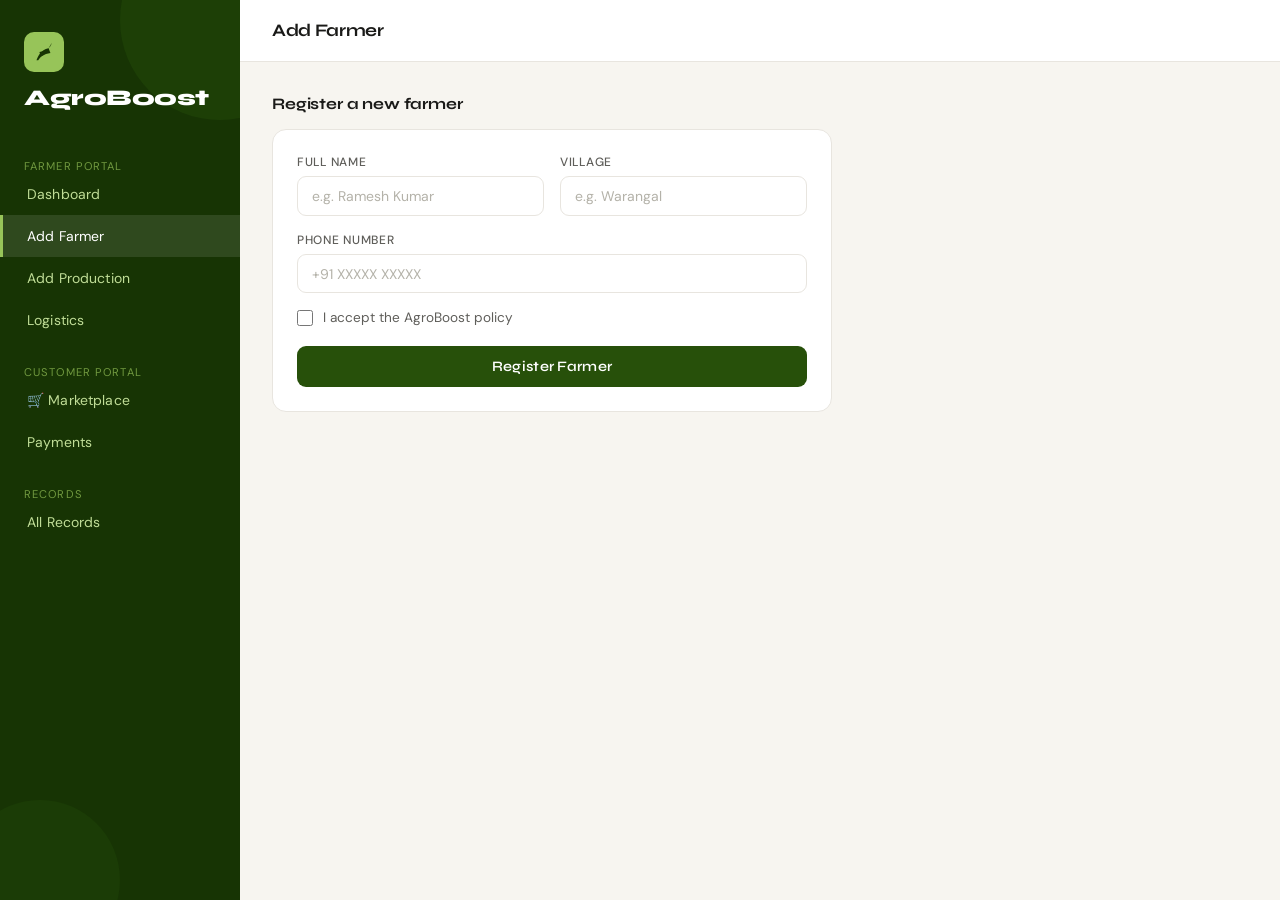
<file: project/frontend/add_farmer.html>
<!DOCTYPE html>
<html lang="en">
<head>
    <meta charset="UTF-8">
    <meta name="viewport" content="width=device-width, initial-scale=1.0">
    <title>AgroBoost – Add Farmer</title>
    <link rel="stylesheet" href="style.css">
    <link href="https://fonts.googleapis.com/css2?family=Syne:wght@400;600;700;800&family=DM+Sans:wght@300;400;500&display=swap" rel="stylesheet">
</head>
<body>

<div class="app">
    <main class="main">
        <div class="topbar"><span class="page-title">Add Farmer</span></div>
        <div class="content">
            <div class="form-page">
                <div class="section-hdr"><h2>Register a new farmer</h2></div>
                <div class="panel">
                    <div class="form-grid">
                        <div class="form-group">
                            <label for="f-name">Full Name</label>
                            <input type="text" id="f-name" placeholder="e.g. Ramesh Kumar" required>
                        </div>
                        <div class="form-group">
                            <label for="f-village">Village</label>
                            <input type="text" id="f-village" placeholder="e.g. Warangal" required>
                        </div>
                        <div class="form-group full">
                            <label for="f-phone">Phone Number</label>
                            <input type="text" id="f-phone" placeholder="+91 XXXXX XXXXX" required>
                        </div>
                    </div>
                    <div class="check-row">
                        <input type="checkbox" id="f-accept">
                        <label for="f-accept" style="font-size: 0.85rem;">I accept the AgroBoost policy</label>
                    </div>
                    <button class="submit-btn" id="submitBtn">Register Farmer</button>
                    <div class="success-msg" id="success-msg" style="display:none;">
                        Farmer registered successfully!
                    </div>
                </div>
            </div>
        </div>
    </main>
</div>

<script src="components.js"></script>
<script>
    document.getElementById('submitBtn').addEventListener('click', async function () {
        const name = document.getElementById('f-name').value.trim();
        const village = document.getElementById('f-village').value.trim();
        const phone = document.getElementById('f-phone').value.trim();
        const accept = document.getElementById('f-accept').checked;

        if (!name || !village || !phone) { alert('Please fill all fields.'); return; }
        if (!accept) { alert('Please accept the policy.'); return; }

        const response = await fetch('http://127.0.0.1:8000/farmers', {
            method: 'POST',
            headers: { 'Content-Type': 'application/json' },
            body: JSON.stringify({ name, village, phone })
        });

        if (response.ok) {
            location.reload(); // Refresh to clear form
        }
    });
</script>
</body>
</html>
</file>
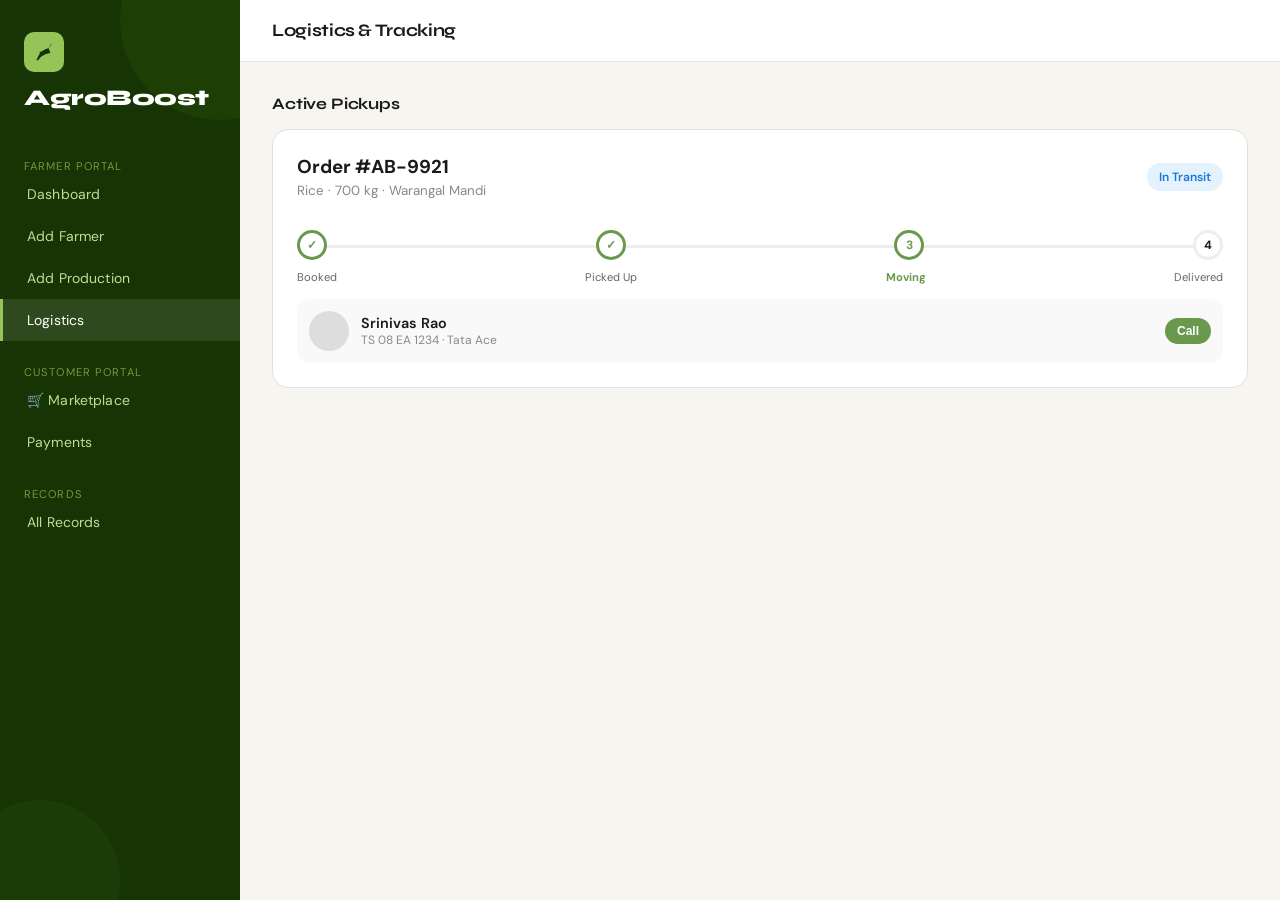
<file: project/frontend/logistics.html>
<!DOCTYPE html>
<html lang="en">
<head>
    <meta charset="UTF-8">
    <meta name="viewport" content="width=device-width, initial-scale=1.0">
    <title>AgroBoost – Logistics</title>
    <link rel="stylesheet" href="style.css">
    <link href="https://fonts.googleapis.com/css2?family=Syne:wght@400;600;700;800&family=DM+Sans:wght@300;400;500&display=swap" rel="stylesheet">
    <style>
        .tracking-card { background: white; border-radius: 16px; padding: 24px; margin-bottom: 20px; border: 1px solid #e0e0e0; }
        .track-header { display: flex; justify-content: space-between; align-items: center; margin-bottom: 20px; }
        .status-pill { padding: 6px 12px; border-radius: 20px; font-size: 0.75rem; font-weight: 600; }
        .status-transit { background: #e3f2fd; color: #1976d2; }
        .progress-track { display: flex; justify-content: space-between; position: relative; margin: 30px 0; }
        .progress-track::before { content: ''; position: absolute; top: 15px; left: 0; right: 0; height: 3px; background: #eee; z-index: 1; }
        .step { position: relative; z-index: 2; background: white; width: 30px; height: 30px; border-radius: 50%; border: 3px solid #eee; display: flex; align-items: center; justify-content: center; font-size: 12px; font-weight: bold; }
        .step.active { border-color: #6a994e; color: #6a994e; }
        .driver-box { display: flex; align-items: center; background: #f9f9f9; padding: 12px; border-radius: 12px; margin-top: 15px; }
        .driver-img { width: 40px; height: 40px; background: #ddd; border-radius: 50%; margin-right: 12px; }
    </style>
</head>
<body>

<div class="app">
    <main class="main">
        <div class="topbar"><span class="page-title">Logistics & Tracking</span></div>
        <div class="content">
            <div class="section-hdr"><h2>Active Pickups</h2></div>
            <div class="tracking-card">
                <div class="track-header">
                    <div>
                        <h3 style="margin:0">Order #AB-9921</h3>
                        <small style="color:#888">Rice · 700 kg · Warangal Mandi</small>
                    </div>
                    <span class="status-pill status-transit">In Transit</span>
                </div>
                <div class="progress-track">
                    <div class="step active">✓</div>
                    <div class="step active">✓</div>
                    <div class="step active">3</div>
                    <div class="step">4</div>
                </div>
                <div style="display:flex; justify-content: space-between; font-size: 0.7rem; color: #666; margin-top: -20px;">
                    <span>Booked</span><span>Picked Up</span><span style="color:#6a994e; font-weight:bold">Moving</span><span>Delivered</span>
                </div>
                <div class="driver-box">
                    <div class="driver-img"></div>
                    <div style="flex:1">
                        <div style="font-weight:600; font-size:0.9rem">Srinivas Rao</div>
                        <div style="font-size:0.75rem; color:#888">TS 08 EA 1234 · Tata Ace</div>
                    </div>
                    <button class="status-pill" style="background:#6a994e; color:white; border:none; cursor:pointer">Call</button>
                </div>
            </div>
        </div>
    </main>
</div>
<script src="components.js"></script>
</body>
</html>
</file>
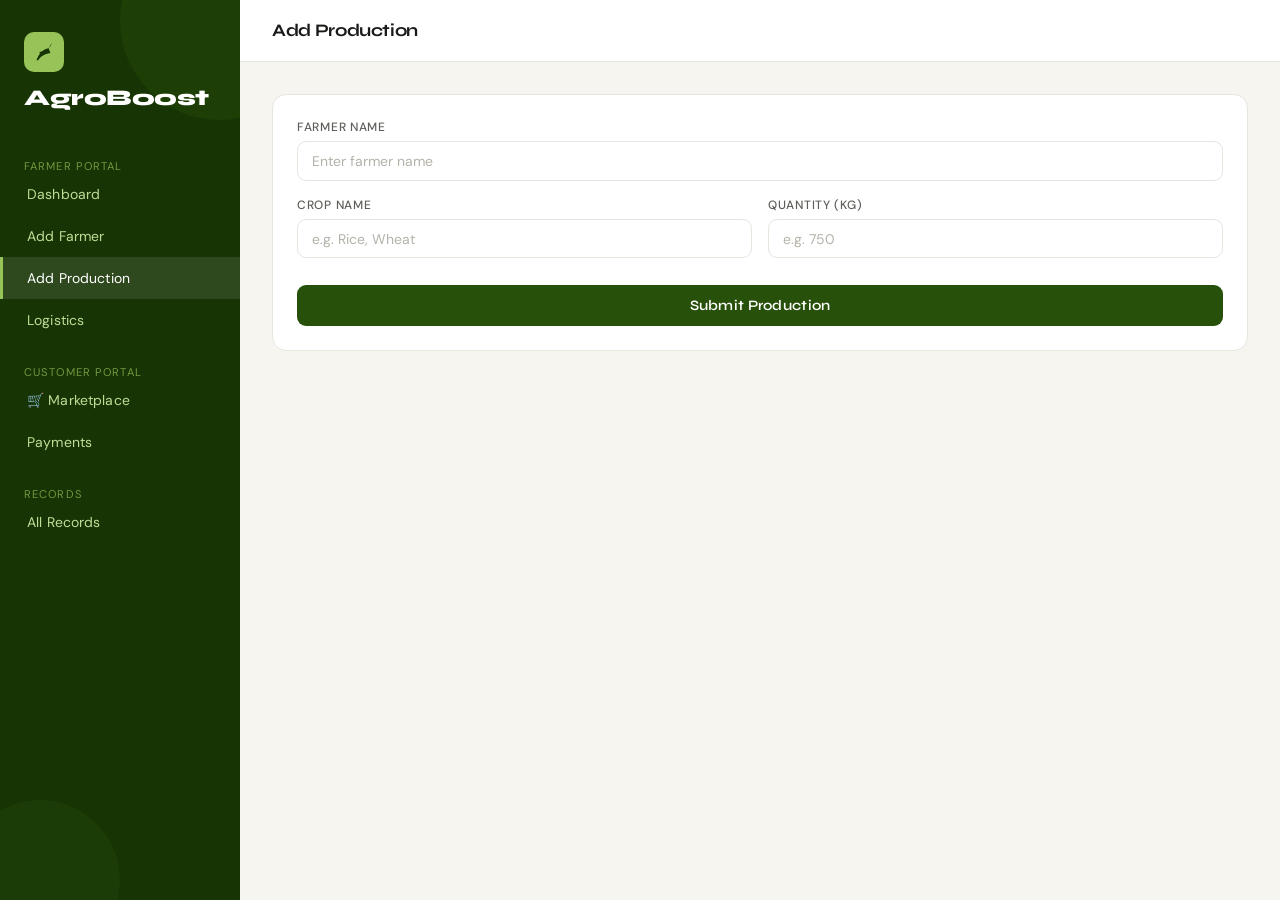
<file: project/frontend/production.html>
<!DOCTYPE html>
<html lang="en">
<head>
    <meta charset="UTF-8">
    <title>AgroBoost – Add Production</title>
    <link rel="stylesheet" href="style.css">
    <link href="https://fonts.googleapis.com/css2?family=Syne:wght@400;700&family=DM+Sans:wght@400;500&display=swap" rel="stylesheet">
</head>
<body>
    <div class="app">
        <main class="main">
            <div class="topbar"><span class="page-title">Add Production</span></div>
            <div class="content">
                <div class="panel">
                    <div class="form-grid">
                        <div class="form-group full">
                            <label>Farmer Name</label>
                            <input type="text" id="p-farmer" placeholder="Enter farmer name">
                        </div>
                        <div class="form-group">
                            <label>Crop Name</label>
                            <input type="text" id="p-crop" placeholder="e.g. Rice, Wheat">
                            <small id="price-display"></small>
                        </div>
                        <div class="form-group">
                            <label>Quantity (kg)</label>
                            <input type="number" id="p-qty" placeholder="e.g. 750">
                        </div>
                    </div>
                    <button class="submit-btn" id="submitBtn">Submit Production</button>
                    <div class="success-msg" id="success-msg" style="display:none;">Added!</div>
                </div>
            </div>
        </main>
    </div>
    <script src="components.js"></script>
    <script>
    document.getElementById('p-crop').addEventListener('blur', async function() {
    const crop = this.value.trim();
    const display = document.getElementById('price-display');
    
    if (crop.length > 2) {
        display.textContent = "Fetching...";
        try {
            const response = await fetch(`http://127.0.0.1:8000/get-price/${crop}`);
            const data = await response.json();
            console.log("Price received:", data.price); // Look at this in F12 Inspect
            display.textContent = `Live Price: ₹${data.price.toFixed(2)}/kg`;
        } catch (error) {
            display.textContent = "Error connecting to backend.";
        }
    }
});

        document.getElementById('submitBtn').addEventListener('click', async () => {
            const farmer = document.getElementById('p-farmer').value;
            const crop = document.getElementById('p-crop').value;
            const quantity = document.getElementById('p-qty').value;
            const res = await fetch('http://127.0.0.1:8000/productions', {
                method: 'POST',
                headers: {'Content-Type': 'application/json'},
                body: JSON.stringify({ farmer, crop, quantity })
            });
            if (res.ok) location.reload();
        });
    </script>
</body>
</html>
</file>
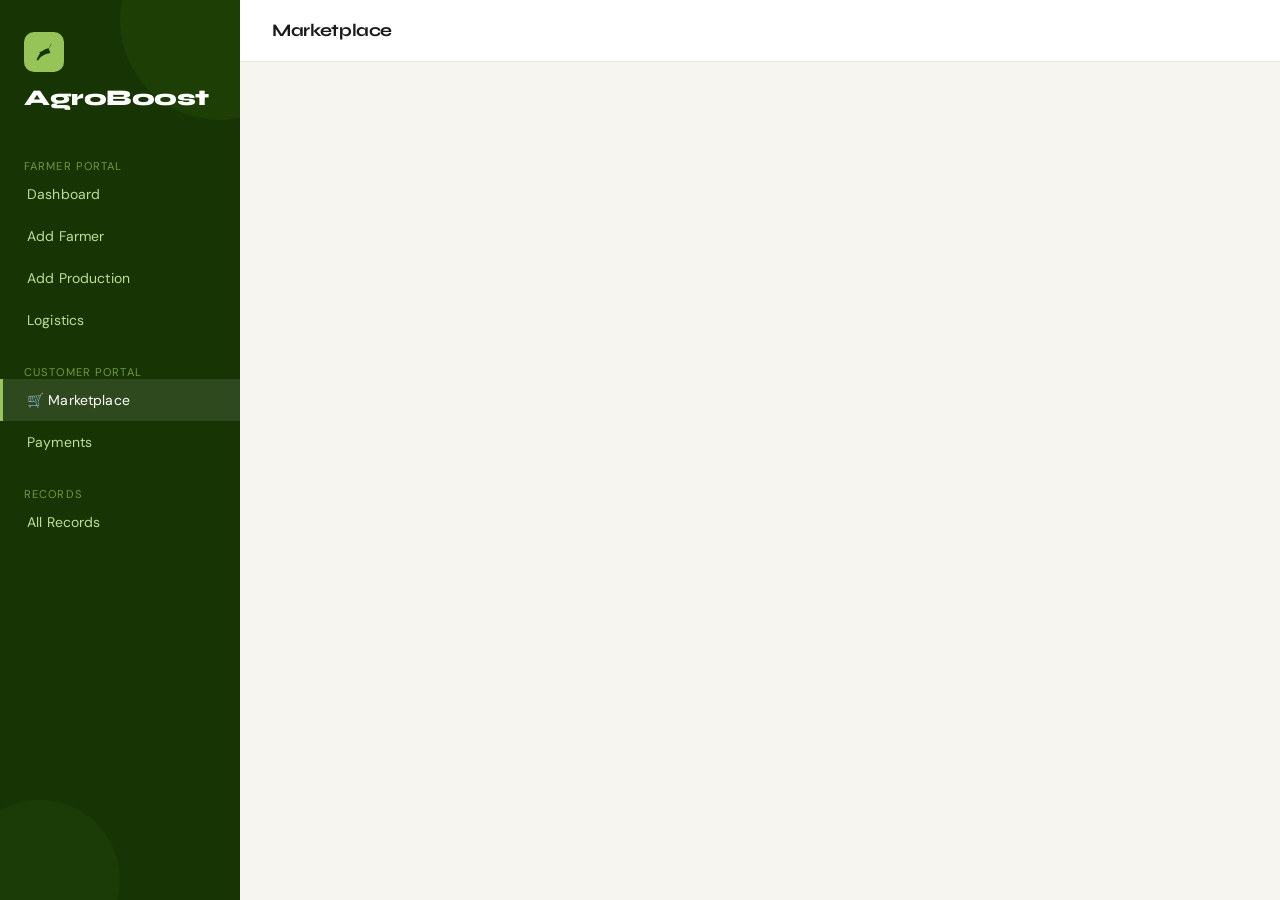
<file: project/frontend/shop.html>
<!DOCTYPE html>
<html lang="en">
<head>
    <meta charset="UTF-8">
    <title>AgroBoost – Marketplace</title>
    <link rel="stylesheet" href="style.css">
    <link href="https://fonts.googleapis.com/css2?family=Syne:wght@700&family=DM+Sans:wght@400;500&display=swap" rel="stylesheet">
    <style>
        .shop-grid { display: grid; grid-template-columns: repeat(auto-fill, minmax(250px, 1fr)); gap: 20px; margin-top: 20px; }
        .product-card { background: white; border-radius: 16px; padding: 20px; border: 1px solid #eee; text-align: center; }
        .product-img { font-size: 3rem; margin-bottom: 10px; }
        .price-tag { color: #386641; font-weight: 700; font-size: 1.2rem; }
        .buy-btn { width: 100%; padding: 12px; background: #6a994e; color: white; border: none; border-radius: 8px; cursor: pointer; margin-top: 10px; }
    </style>
</head>
<body>
    <div class="app">
        <main class="main">
            <div class="topbar"><span class="page-title">Marketplace</span></div>
            <div class="content">
                <div class="shop-grid" id="shop-grid"></div>
            </div>
        </main>
    </div>
    <script src="components.js"></script>
    <script>
        async function loadShop() {
            const res = await fetch('http://127.0.0.1:8000/records');
            const data = await res.json();
            const grid = document.getElementById('shop-grid');
            const icons = { "Rice": "🌾", "Wheat": "🍞", "Onion": "🧅", "Tomato": "🍅", "Maize": "🌽" };
            
            const inventory = {};
            data.forEach(p => {
                if (p.quantity > 0) {
                    if (!inventory[p.crop]) inventory[p.crop] = { totalQty: 0, buyPrice: p.market_price };
                    inventory[p.crop].totalQty += p.quantity;
                }
            });

            grid.innerHTML = Object.keys(inventory).length > 0 ? 
                Object.keys(inventory).map(crop => {
                    const sellPrice = (inventory[crop].buyPrice * 1.15).toFixed(2);
                    return `
                        <div class="product-card">
                            <div class="product-img">${icons[crop] || '🍃'}</div>
                            <h3>${crop}</h3>
                            <div class="price-tag">₹${sellPrice}/kg</div>
                            <div style="font-size:0.7rem; color:#888">Farmer Rate: ₹${inventory[crop].buyPrice.toFixed(2)}</div>
                            <div style="margin: 10px 0; font-weight: 500;">Stock: ${inventory[crop].totalQty} kg</div>
                            <button class="buy-btn" onclick="purchase('${crop}')">Buy Now</button>
                        </div>`;
                }).join('') : "<p>No produce available at the moment.</p>";
        }

        async function purchase(crop) {
            const qty = prompt(`Enter quantity for ${crop} (kg):`, "10");
            if (!qty) return;
            
            const response = await fetch(`http://127.0.0.1:8000/purchase?crop=${crop}&buy_qty=${qty}`, { method: 'POST' });
            const result = await response.json();

            if (response.ok) {
                alert(`Successfully purchased ${qty}kg of ${crop}!`);
                loadShop(); 
            } else {
                alert(`Error: ${result.detail}`);
            }
        }
        loadShop();
    </script>
</body>
</html>
</file>
<file: project/frontend/style.css>
/* ============================================================
   AgroBoost – style.css
   ============================================================ */

@import url('https://fonts.googleapis.com/css2?family=Syne:wght@400;600;700;800&family=DM+Sans:wght@300;400;500&display=swap');

*, *::before, *::after { box-sizing: border-box; margin: 0; padding: 0; }

:root {
  --green-50:  #EAF3DE;
  --green-100: #C0DD97;
  --green-200: #97C459;
  --green-400: #639922;
  --green-600: #3B6D11;
  --green-800: #27500A;
  --green-900: #173404;

  --amber-50:  #FAEEDA;
  --amber-100: #FAC775;
  --amber-200: #EF9F27;
  --amber-400: #BA7517;
  --amber-600: #854F0B;

  --teal-50:   #E1F5EE;
  --teal-100:  #9FE1CB;
  --teal-200:  #5DCAA5;
  --teal-400:  #1D9E75;
  --teal-600:  #0F6E56;

  --gray-50:   #F1EFE8;
  --gray-100:  #D3D1C7;
  --gray-200:  #B4B2A9;
  --gray-400:  #888780;
  --gray-600:  #5F5E5A;
}

body {
  font-family: 'DM Sans', sans-serif;
  background: #f7f5f0;
  min-height: 100vh;
  color: #1a1a18;
}

/* ── Layout ─────────────────────────────────────────────── */
.app {
  display: grid;
  grid-template-columns: 240px 1fr;
  min-height: 100vh;
}

/* ── Sidebar ─────────────────────────────────────────────── */
.sidebar {
  background: var(--green-900);
  display: flex;
  flex-direction: column;
  position: relative;
  overflow: hidden;
}

.sidebar::before {
  content: '';
  position: absolute;
  top: -80px; right: -80px;
  width: 200px; height: 200px;
  background: var(--green-800);
  border-radius: 50%;
  opacity: .4;
}

.sidebar::after {
  content: '';
  position: absolute;
  bottom: -60px; left: -40px;
  width: 160px; height: 160px;
  background: var(--green-800);
  border-radius: 50%;
  opacity: .3;
}

.logo {
  padding: 2rem 1.5rem 1.5rem;
  position: relative;
  z-index: 1;
}

.logo-icon {
  width: 40px; height: 40px;
  background: var(--green-200);
  border-radius: 10px;
  display: flex; align-items: center; justify-content: center;
  margin-bottom: .75rem;
}

.logo-icon svg {
  width: 22px; height: 22px;
  fill: var(--green-900);
}

.logo h1 {
  font-family: 'Syne', sans-serif;
  font-size: 1.4rem;
  font-weight: 800;
  color: #fff;
  letter-spacing: -.02em;
}

.logo p {
  font-size: .72rem;
  color: var(--green-100);
  letter-spacing: .08em;
  text-transform: uppercase;
  margin-top: 2px;
  font-weight: 400;
}

.nav {
  padding: 1rem 0;
  flex: 1;
  position: relative;
  z-index: 1;
  display: flex;
  flex-direction: column;
}

.nav-label {
  display: block;
  font-size: .7rem;
  text-transform: uppercase;
  letter-spacing: .1em;
  color: var(--green-200);
  padding: .5rem 1.5rem 0;
  opacity: .7;
}

.nav-item {
  display: flex;
  align-items: center;
  gap: .75rem;
  padding: .75rem 1.5rem;
  cursor: pointer;
  text-decoration: none;
  transition: all .2s;
  color: var(--green-100);
  font-size: .875rem;
  font-weight: 400;
  letter-spacing: .01em;
  border-left: 3px solid transparent;
}

.nav-item:hover {
  background: rgba(255,255,255,.06);
  color: #fff;
}

.nav-item.active {
  background: rgba(255,255,255,.1);
  color: #fff;
  border-left-color: var(--green-200);
}

.nav-item svg {
  width: 16px; height: 16px;
  opacity: .8;
  flex-shrink: 0;
}

.sidebar-footer {
  padding: 1.25rem 1.5rem;
  border-top: 1px solid rgba(255,255,255,.08);
  position: relative;
  z-index: 1;
}

.sidebar-footer p {
  font-size: .72rem;
  color: var(--green-100);
  opacity: .5;
}

/* ── Main ─────────────────────────────────────────────────── */
.main {
  background: #f7f5f0;
  overflow: auto;
}

.topbar {
  display: flex;
  align-items: center;
  justify-content: space-between;
  padding: 1.25rem 2rem;
  background: #fff;
  border-bottom: 1px solid #e8e5df;
}

.page-title {
  font-family: 'Syne', sans-serif;
  font-size: 1.1rem;
  font-weight: 700;
  color: #1a1a18;
  letter-spacing: -.02em;
}

.topbar-right {
  display: flex;
  align-items: center;
  gap: .75rem;
}

.badge {
  background: var(--green-50);
  color: var(--green-800);
  font-size: .72rem;
  font-weight: 500;
  padding: 4px 10px;
  border-radius: 20px;
  border: 1px solid var(--green-100);
}

.clear-btn {
  font-size: .78rem;
  color: #993333;
  background: #FCEBEB;
  border: 1px solid #F7C1C1;
  border-radius: 8px;
  padding: 5px 12px;
  cursor: pointer;
  font-family: 'DM Sans', sans-serif;
  font-weight: 500;
  transition: all .15s;
}

.clear-btn:hover { background: #F7C1C1; }

.content { padding: 2rem; }

/* ── Stats ─────────────────────────────────────────────────── */
.stats {
  display: grid;
  grid-template-columns: repeat(3, 1fr);
  gap: 1rem;
  margin-bottom: 2rem;
}

.stat-card {
  background: #fff;
  border-radius: 14px;
  padding: 1.25rem;
  border: 1px solid #e8e5df;
  position: relative;
  overflow: hidden;
}

.stat-card::after {
  content: '';
  position: absolute;
  top: -20px; right: -20px;
  width: 80px; height: 80px;
  border-radius: 50%;
  opacity: .08;
}

.stat-card.green::after { background: var(--green-400); }
.stat-card.amber::after { background: var(--amber-200); }
.stat-card.teal::after  { background: var(--teal-400); }

.stat-icon {
  width: 36px; height: 36px;
  border-radius: 9px;
  display: flex; align-items: center; justify-content: center;
  margin-bottom: .75rem;
}

.stat-icon.green { background: var(--green-50); }
.stat-icon.amber { background: var(--amber-50); }
.stat-icon.teal  { background: var(--teal-50); }

.stat-icon svg { width: 18px; height: 18px; }
.stat-icon.green svg { fill: var(--green-600); }
.stat-icon.amber svg { fill: var(--amber-400); }
.stat-icon.teal  svg { fill: var(--teal-600); }

.stat-label {
  font-size: .72rem;
  color: var(--gray-600);
  text-transform: uppercase;
  letter-spacing: .06em;
  font-weight: 500;
}

.stat-val {
  font-family: 'Syne', sans-serif;
  font-size: 1.75rem;
  font-weight: 700;
  color: #1a1a18;
  margin: .2rem 0 .1rem;
  letter-spacing: -.03em;
}

.stat-sub {
  font-size: .75rem;
  color: var(--gray-400);
}

/* ── Section header ─────────────────────────────────────── */
.section-hdr {
  display: flex;
  align-items: center;
  justify-content: space-between;
  margin-bottom: 1rem;
}

.section-hdr h2 {
  font-family: 'Syne', sans-serif;
  font-size: 1rem;
  font-weight: 700;
  color: #1a1a18;
  letter-spacing: -.01em;
}

.view-all-btn {
  font-size: .78rem;
  color: var(--green-600);
  background: var(--green-50);
  border: 1px solid var(--green-100);
  border-radius: 8px;
  padding: 5px 12px;
  cursor: pointer;
  font-family: 'DM Sans', sans-serif;
  font-weight: 500;
  text-decoration: none;
  transition: all .15s;
}

.view-all-btn:hover { background: var(--green-100); }

/* ── Table ──────────────────────────────────────────────── */
.table-wrap {
  background: #fff;
  border-radius: 14px;
  border: 1px solid #e8e5df;
  overflow: hidden;
  margin-bottom: 2rem;
}

table { width: 100%; border-collapse: collapse; }

thead tr {
  background: var(--gray-50);
  border-bottom: 1px solid #e8e5df;
}

th {
  font-size: .7rem;
  font-weight: 600;
  text-transform: uppercase;
  letter-spacing: .08em;
  color: var(--gray-600);
  padding: .85rem 1.25rem;
  text-align: left;
}

td {
  padding: .85rem 1.25rem;
  font-size: .85rem;
  color: #2c2c2a;
  border-bottom: 1px solid #f0ede7;
}

tr:last-child td { border-bottom: none; }
tr:hover td { background: #fafaf8; }

.crop-pill {
  display: inline-flex;
  align-items: center;
  gap: 5px;
  background: var(--teal-50);
  color: var(--teal-600);
  padding: 3px 9px;
  border-radius: 20px;
  font-size: .75rem;
  font-weight: 500;
}

.bonus-chip {
  display: inline-block;
  background: var(--amber-50);
  color: var(--amber-600);
  padding: 3px 9px;
  border-radius: 20px;
  font-size: .78rem;
  font-weight: 600;
}

.no-bonus {
  color: var(--gray-400);
  font-size: .78rem;
}

.empty-row {
  text-align: center;
  color: var(--gray-400);
  padding: 2.5rem !important;
  font-size: .85rem;
}

/* ── Form panel ─────────────────────────────────────────── */
.form-page { max-width: 560px; }

.panel {
  background: #fff;
  border-radius: 14px;
  border: 1px solid #e8e5df;
  padding: 1.5rem;
}

.form-grid {
  display: grid;
  grid-template-columns: 1fr 1fr;
  gap: 1rem;
}

.form-group {
  display: flex;
  flex-direction: column;
  gap: .4rem;
}

.form-group.full { grid-column: 1 / -1; }

.form-group label {
  font-size: .75rem;
  font-weight: 500;
  color: var(--gray-600);
  text-transform: uppercase;
  letter-spacing: .06em;
}

.form-group input {
  border: 1.5px solid #e8e5df;
  border-radius: 9px;
  padding: .6rem .85rem;
  font-size: .875rem;
  font-family: 'DM Sans', sans-serif;
  color: #1a1a18;
  background: #fff;
  outline: none;
  transition: border .15s;
  width: 100%;
}

.form-group input:focus { border-color: var(--green-400); }
.form-group input::placeholder { color: var(--gray-200); }

.check-row {
  display: flex;
  align-items: center;
  gap: .6rem;
  margin-top: 1rem;
}

.check-row input[type="checkbox"] {
  width: 16px; height: 16px;
  accent-color: var(--green-600);
}

.check-row label {
  font-size: .82rem;
  color: var(--gray-600);
  text-transform: none;
  letter-spacing: 0;
  font-weight: 400;
}

.submit-btn {
  margin-top: 1.25rem;
  width: 100%;
  padding: .75rem;
  background: var(--green-800);
  color: #fff;
  border: none;
  border-radius: 9px;
  font-family: 'Syne', sans-serif;
  font-size: .9rem;
  font-weight: 600;
  cursor: pointer;
  letter-spacing: .02em;
  transition: all .15s;
}
.delete-row-btn {
    background: #fff0f0;
    color: #e74c3c;
    border: 1px solid #ffcccc;
    padding: 8px;
    border-radius: 8px;
    cursor: pointer;
    transition: all 0.2s;
    display: flex;
    align-items: center;
    justify-content: center;
}

.delete-row-btn:hover {
    background: #e74c3c;
    color: white;
}
.submit-btn:hover { background: var(--green-900); }
.submit-btn:active { transform: scale(.99); }
.pdf-btn {
    background: #e3f2fd;
    color: #1976d2;
    border: 1px solid #bbdefb;
    padding: 6px 12px;
    border-radius: 8px;
    cursor: pointer;
    font-size: 0.75rem;
    font-weight: 600;
    display: flex;
    align-items: center;
    gap: 5px;
    transition: all 0.2s;
}

.pdf-btn:hover {
    background: #1976d2;
    color: white;
}

.success-msg {
  display: none;
  align-items: center;
  gap: .5rem;
  padding: .75rem 1rem;
  background: var(--green-50);
  border: 1px solid var(--green-100);
  border-radius: 9px;
  margin-top: .75rem;
  font-size: .82rem;
  color: var(--green-800);
}

/* ── Bonus hint ─────────────────────────────────────────── */
.bonus-hint {
  margin-top: 1rem;
  padding: .85rem;
  background: var(--amber-50);
  border-radius: 9px;
  border: 1px solid var(--amber-100);
}

.bonus-hint-title {
  font-size: .72rem;
  text-transform: uppercase;
  letter-spacing: .06em;
  color: var(--amber-600);
  font-weight: 600;
  margin-bottom: .4rem;
}

.bonus-hint-body {
  font-size: .8rem;
  color: #633806;
}

/* ── Responsive ─────────────────────────────────────────── */
@media (max-width: 768px) {
  .app { grid-template-columns: 1fr; }
  .sidebar { display: none; }
  .stats { grid-template-columns: 1fr 1fr; }
  .form-grid { grid-template-columns: 1fr; }
  .form-group.full { grid-column: 1; }
  .content { padding: 1.25rem; }
}

@media (max-width: 480px) {
  .stats { grid-template-columns: 1fr; }
}
</file>
